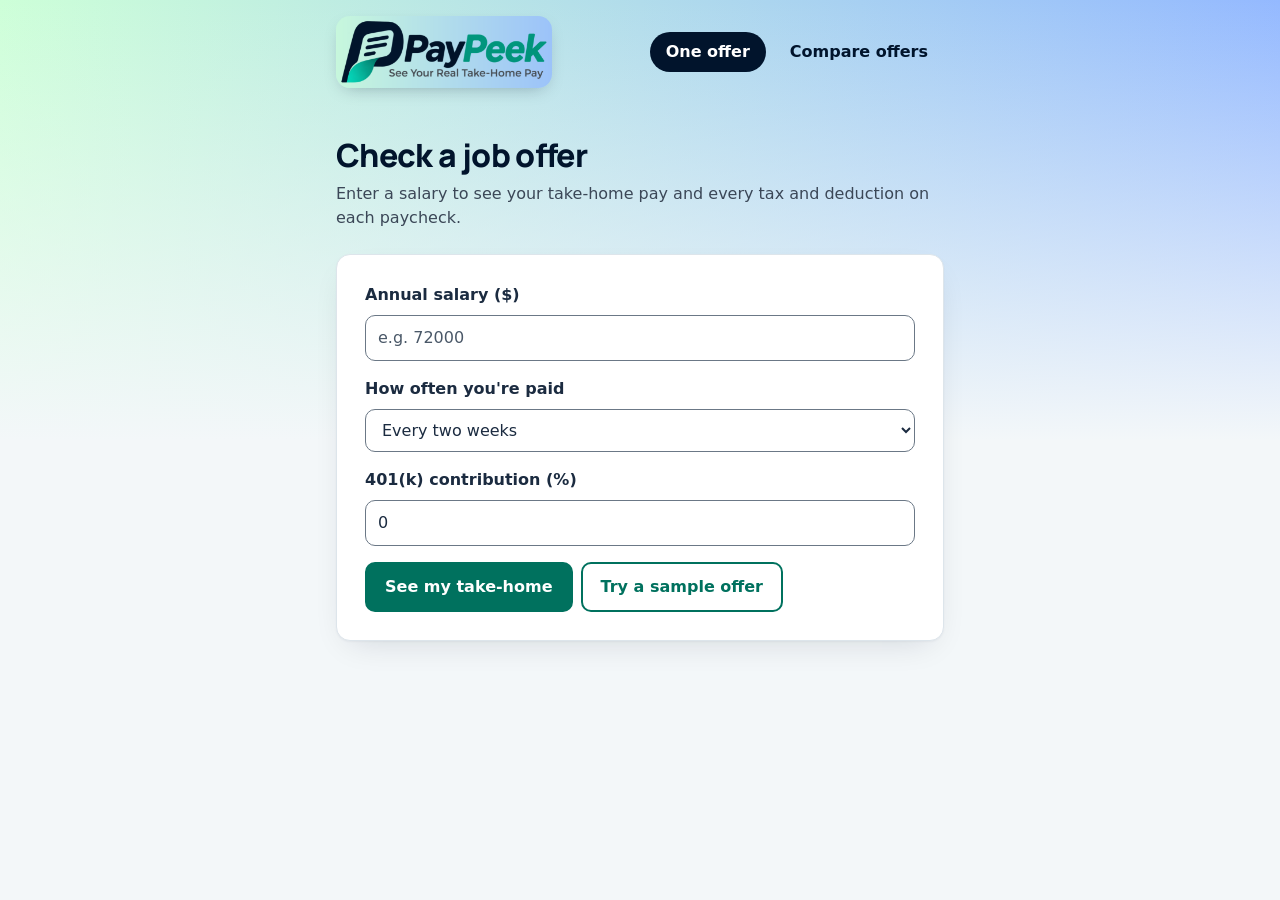
<file: frontend/index.html>
<!doctype html>
<html lang="en">

<head>
    <meta charset="utf-8">
    <meta name="viewport" content="width=device-width, initial-scale=1">
    <title>PayPeek: See your real take-home pay</title>
    <link rel="icon" href="assets/icon.png" type="image/png">
    <meta name="description" content="PayPeek: See your real take-home pay for a job offer.">
    <link rel="preconnect" href="https://fonts.googleapis.com">
    <link rel="preconnect" href="https://fonts.gstatic.com" crossorigin>
    <link rel="stylesheet" href="https://fonts.googleapis.com/css2?family=Manrope:wght@600;700;800&display=swap">
    <link rel="stylesheet" href="style.css">
</head>

<body>
    <header class="site-header">
        <div class="site-header-inner">
            <a class="brand" href="index.html"><img src="assets/logo-header.png" alt="PayPeek: See your real take-home pay" width="216" height="72"></a>
            <p class="site-tagline" aria-hidden="true">See your real take-home pay</p>
            <nav class="site-nav" aria-label="Main">
                <a href="index.html" aria-current="page">One offer</a>
                <a href="compare.html">Compare offers</a>
            </nav>
        </div>
    </header>
    <main>
        <h1>Check a job offer</h1>
        <p class="lede">Enter a salary to see your take-home pay and every tax and deduction on each paycheck.</p>

        <form id="offer-form">
            <label for="salary">Annual salary ($)</label>
            <input id="salary" type="number" min="1" step="1" inputmode="numeric" placeholder="e.g. 72000" required>

            <label for="frequency">How often you're paid</label>
            <select id="frequency">
                <option value="biweekly">Every two weeks</option>
            </select>

            <label for="k401">401(k) contribution (%)</label>
            <input id="k401" type="number" min="0" max="100" step="1" value="0" placeholder="e.g. 5">

            <div class="actions">
                <button type="submit">See my take-home</button>
                <button type="button" id="sample">Try a sample offer</button>
            </div>
        </form>

        <p id="error" role="alert"></p>

        <!-- Short spoken updates; the results section itself isn't live so tables aren't re-read. -->
        <p id="status" class="visually-hidden" role="status"></p>

        <section id="results" aria-labelledby="results-heading" hidden>
            <h2 id="results-heading">Your paycheck</h2>
            <p class="net">Take-home per paycheck: <strong id="net"></strong></p>

            <!-- Shares of gross pay from the API response. The bar is one image for screen readers
                 (its label lists every amount); the legend shows the same amounts as text. -->
            <section class="paybar" aria-labelledby="paybar-heading">
                <h3 id="paybar-heading">Where your paycheck goes</h3>
                <p class="note paybar-gross" id="paybar-gross"></p>
                <div class="paybar-track" id="paybar-track" role="img">
                    <span class="paybar-seg seg-net" id="seg-net"></span>
                    <span class="paybar-seg seg-tax" id="seg-tax"></span>
                    <span class="paybar-seg seg-401k" id="seg-401k"></span>
                </div>
                <ul class="paybar-legend">
                    <li><span class="swatch seg-net" aria-hidden="true"></span><span class="legend-label">Take-home</span> <strong id="leg-net"></strong></li>
                    <li><span class="swatch seg-tax" aria-hidden="true"></span><span class="legend-label">Taxes</span> <strong id="leg-tax"></strong></li>
                    <li id="leg-401k-item"><span class="swatch seg-401k" aria-hidden="true"></span><span class="legend-label">401(k)</span> <strong id="leg-401k"></strong></li>
                </ul>
            </section>

            <section id="whatif" class="whatif" aria-labelledby="whatif-heading" hidden>
                <h3 id="whatif-heading">Try a change</h3>
                <p class="note">Drag a slider or type a number to see how your paycheck would change, without retyping your offer.</p>

                <!-- Each slider and its number box share one visible label and stay in sync. -->
                <div class="slider">
                    <div class="slider-label">
                        <label id="whatif-k401-label" for="whatif-k401-num">401(k) contribution (%)</label>
                        <input id="whatif-k401-num" class="slider-num slider-num-short" type="number" min="0" max="100" step="0.5" inputmode="decimal" required>
                    </div>
                    <input id="whatif-k401" type="range" min="0" max="15" step="1" aria-labelledby="whatif-k401-label" aria-describedby="whatif-hint">
                    <div class="slider-range" aria-hidden="true"><span>0%</span><span id="whatif-k401-max">15%</span></div>
                </div>

                <div class="slider">
                    <div class="slider-label">
                        <label id="whatif-salary-label" for="whatif-salary-num">Annual salary ($)</label>
                        <input id="whatif-salary-num" class="slider-num" type="number" min="1" max="10000000" step="1" inputmode="numeric" required>
                    </div>
                    <input id="whatif-salary" type="range" step="1000" aria-labelledby="whatif-salary-label" aria-describedby="whatif-hint">
                    <div class="slider-range" aria-hidden="true"><span id="whatif-salary-min"></span><span id="whatif-salary-max"></span></div>
                </div>

                <p id="whatif-hint" class="note whatif-hint">Need a value outside this range? Type it in the box.</p>

                <button type="button" id="whatif-reset">Reset</button>
                <p id="whatif-summary" class="summary" role="status"></p>
            </section>

            <table>
                <thead>
                    <tr>
                        <th>Item</th>
                        <th>Per paycheck</th>
                        <th>Per year</th>
                    </tr>
                </thead>
                <tbody id="rows"></tbody>
            </table>
            <ul id="notes" class="notes" aria-label="Notes" hidden></ul>

            <div class="explain">
                <button type="button" id="explain-btn" aria-controls="explain-box">Explain my paycheck</button>
                <p id="explain-status" class="explain-status" role="status"></p>
                <div id="explain-box" class="explain-box" hidden>
                    <p id="explain-source" class="explain-source"></p>
                    <p id="explain-text" class="explain-text"></p>
                </div>
            </div>
            <p class="note">Estimate only, not tax advice. Based on 2026 federal and New Jersey rules.</p>
        </section>
    </main>
    <script src="common.js"></script>
    <script src="app.js"></script>
</body>

</html>
</file>
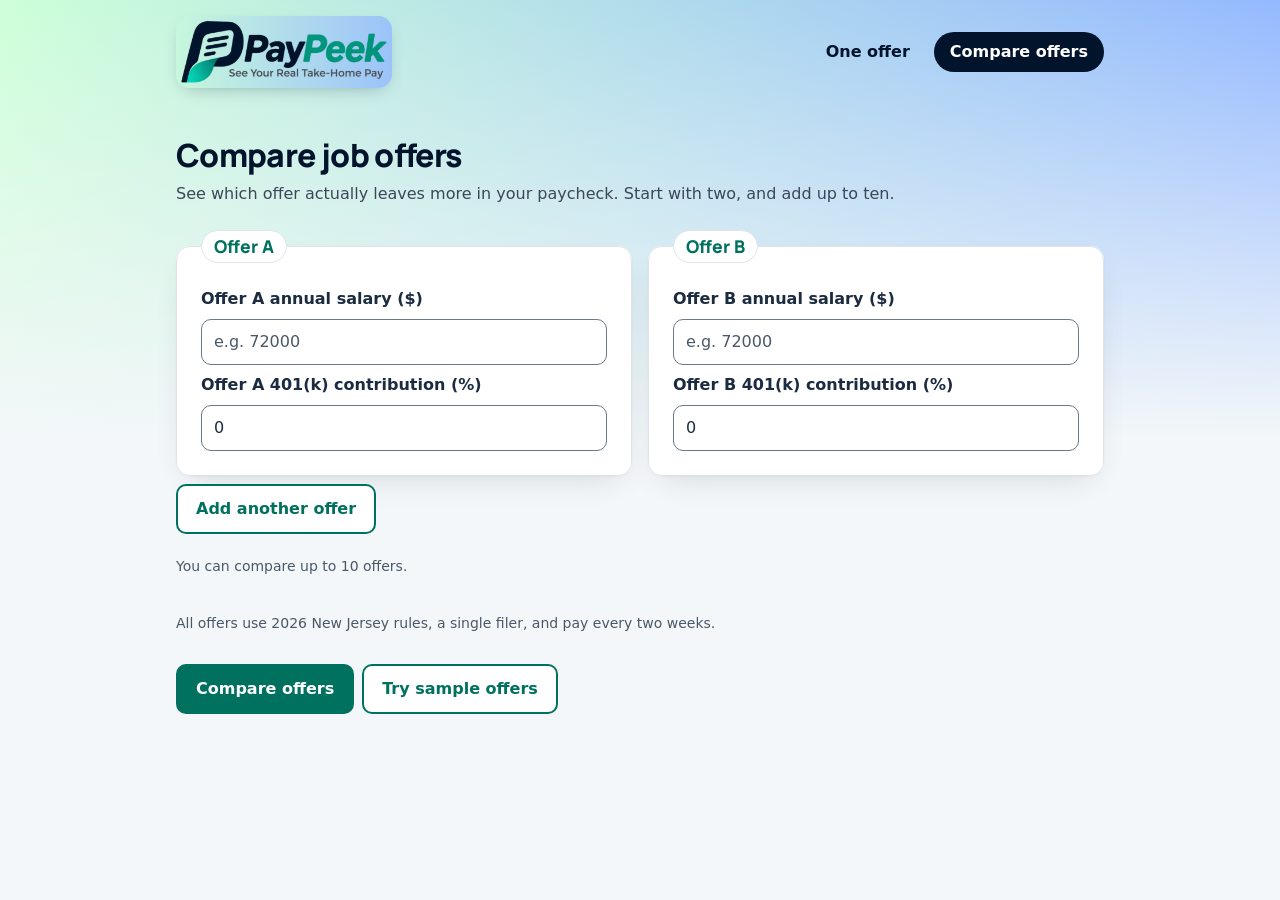
<file: frontend/compare.html>
<!doctype html>
<html lang="en">

<head>
    <meta charset="utf-8">
    <meta name="viewport" content="width=device-width, initial-scale=1">
    <title>Compare offers - PayPeek</title>
    <link rel="icon" href="assets/icon.png" type="image/png">
    <meta name="description" content="PayPeek: See your real take-home pay for a job offer.">
    <link rel="preconnect" href="https://fonts.googleapis.com">
    <link rel="preconnect" href="https://fonts.gstatic.com" crossorigin>
    <link rel="stylesheet" href="https://fonts.googleapis.com/css2?family=Manrope:wght@600;700;800&display=swap">
    <link rel="stylesheet" href="style.css">
</head>

<body class="wide">
    <header class="site-header">
        <div class="site-header-inner">
            <a class="brand" href="index.html"><img src="assets/logo-header.png" alt="PayPeek: See your real take-home pay" width="216" height="72"></a>
            <p class="site-tagline" aria-hidden="true">See your real take-home pay</p>
            <nav class="site-nav" aria-label="Main">
                <a href="index.html">One offer</a>
                <a href="compare.html" aria-current="page">Compare offers</a>
            </nav>
        </div>
    </header>
    <main>
        <h1>Compare job offers</h1>
        <p class="lede">See which offer actually leaves more in your paycheck. Start with two, and add up to ten.</p>

        <form id="compare-form">
            <!-- Offers C to J are added here by compare.js; hidden ones are disabled so they skip validation. -->
            <div class="offers" id="offer-inputs">
                <fieldset>
                    <legend>Offer A</legend>
                    <label for="a-salary">Offer A annual salary ($)</label>
                    <input id="a-salary" type="number" min="1" step="1" inputmode="numeric" placeholder="e.g. 72000" required>

                    <label for="a-k401">Offer A 401(k) contribution (%)</label>
                    <input id="a-k401" type="number" min="0" max="100" step="0.5" value="0" placeholder="e.g. 5" required>
                </fieldset>

                <fieldset>
                    <legend>Offer B</legend>
                    <label for="b-salary">Offer B annual salary ($)</label>
                    <input id="b-salary" type="number" min="1" step="1" inputmode="numeric" placeholder="e.g. 72000" required>

                    <label for="b-k401">Offer B 401(k) contribution (%)</label>
                    <input id="b-k401" type="number" min="0" max="100" step="0.5" value="0" placeholder="e.g. 5" required>
                </fieldset>
            </div>

            <!-- Remembered with the other values (common.js), so the number of offers survives page switches. -->
            <input type="hidden" id="offer-count" value="2">
            <button type="button" id="add-offer" class="add-offer" aria-describedby="offer-limit">Add another offer</button>
            <p id="offer-limit" class="note">You can compare up to 10 offers.</p>
            <p id="offer-status" class="visually-hidden" role="status"></p>

            <p class="note">All offers use 2026 New Jersey rules, a single filer, and pay every two weeks.</p>

            <div class="actions">
                <button type="submit" id="compare-submit">Compare offers</button>
                <button type="button" id="sample">Try sample offers</button>
            </div>
        </form>

        <p id="error" role="alert"></p>

        <!-- Always in the page so screen readers announce changes to it. -->
        <div id="summary" class="summary" role="status" aria-live="polite"></div>

        <section id="results" aria-labelledby="results-heading" hidden>
            <h2 id="results-heading">Side by side</h2>
            <div class="offers" id="offer-results">
                <article class="offer-result" id="a-result" aria-labelledby="a-heading">
                    <h3 id="a-heading">Offer A</h3>
                    <p class="net">Take-home per paycheck: <strong id="a-net"></strong></p>
                    <table>
                        <caption class="visually-hidden">Offer A deductions</caption>
                        <thead>
                            <tr>
                                <th scope="col">Item</th>
                                <th scope="col">Per paycheck</th>
                                <th scope="col">Per year</th>
                            </tr>
                        </thead>
                        <tbody id="a-rows"></tbody>
                    </table>
                    <ul id="a-notes" class="notes" aria-label="Offer A notes" hidden></ul>
                </article>

                <article class="offer-result" id="b-result" aria-labelledby="b-heading">
                    <h3 id="b-heading">Offer B</h3>
                    <p class="net">Take-home per paycheck: <strong id="b-net"></strong></p>
                    <table>
                        <caption class="visually-hidden">Offer B deductions</caption>
                        <thead>
                            <tr>
                                <th scope="col">Item</th>
                                <th scope="col">Per paycheck</th>
                                <th scope="col">Per year</th>
                            </tr>
                        </thead>
                        <tbody id="b-rows"></tbody>
                    </table>
                    <ul id="b-notes" class="notes" aria-label="Offer B notes" hidden></ul>
                </article>
            </div>
            <p class="note">Estimate only, not tax advice. Based on 2026 federal and New Jersey rules.</p>
        </section>

        <!-- 3 to 10 offers: ranked table, then each offer's full breakdown (closed by default). -->
        <section id="ranked" aria-labelledby="ranked-heading" hidden>
            <h2 id="ranked-heading">Offers ranked by take-home pay</h2>
            <!-- Explicit roles keep this a table for screen readers when narrow screens restyle rows as cards. -->
            <table class="ranked-table" role="table">
                <caption class="visually-hidden">Offers from highest to lowest take-home pay per paycheck</caption>
                <thead role="rowgroup">
                    <tr role="row">
                        <th scope="col" role="columnheader">Offer</th>
                        <th scope="col" role="columnheader">Salary</th>
                        <th scope="col" role="columnheader">401(k)</th>
                        <th scope="col" role="columnheader">Take-home per paycheck</th>
                        <th scope="col" role="columnheader">Take-home per year</th>
                        <th scope="col" role="columnheader">Per paycheck vs. best</th>
                    </tr>
                </thead>
                <tbody id="ranked-rows" role="rowgroup"></tbody>
            </table>

            <h3 class="breakdowns-heading">Full breakdown for each offer</h3>
            <div id="breakdowns" class="breakdowns"></div>
            <p class="note">Estimate only, not tax advice. Based on 2026 federal and New Jersey rules.</p>
        </section>
    </main>
    <script src="common.js"></script>
    <script src="compare.js"></script>
</body>

</html>
</file>
<file: frontend/style.css>
/* PayPeek styles. Every text/background pair below meets WCAG AA (most meet AAA). */

/* ---- Palette and spacing ---- */
/* Colors come from the logo (assets/logo.png): navy #01142c, teal #01957c, leaf #05cdb2.
   The logo teal is only 3.8:1 on white, so text and button fills use a darker teal. */
:root {
    --bg: #f3f7f9;
    --surface: #ffffff;
    --navy: #01142c;            /* headings; 17.1:1 on --bg */
    --text: #1b2b40;            /* body text; 13.3:1 on --bg */
    --muted: #4a5868;           /* 6.8:1 on --bg, 6.2:1 on --chip */
    --brand: #00715e;           /* teal for text/buttons; 5.5:1 on --bg, white on it 6.0:1 */
    --brand-strong: #005a4b;    /* hover; white on it 8.2:1 */
    --brand-soft: #e1f5f0;      /* --brand on it 5.3:1 */
    --accent: #01957c;          /* logo teal: borders and accents only, never text */
    --on-navy-accent: #7fe6cf;  /* 12.4:1 on --navy */
    --chip: #e8eef2;
    --line: #d3dce3;
    --input-line: #6b7886;      /* 4.5:1 on white, for form control borders */
    --focus: #1d5fd1;           /* 5.4:1 on --bg */
    --error: #b00020;           /* 6.8:1 on --bg */

    --space-1: 4px;
    --space-2: 8px;
    --space-3: 12px;
    --space-4: 16px;
    --space-5: 24px;
    --space-6: 32px;
    --radius: 14px;
    --radius-sm: 10px;          /* inputs and buttons */
    --shadow: 0 1px 2px rgba(1, 20, 44, 0.04), 0 12px 32px -14px rgba(1, 20, 44, 0.16);   /* soft card shadow */
    --muted-strong: #3b4757;    /* muted text that sits on the gradient: 4.8:1 on its darkest point */
    --mint: #cdffd8;            /* logo background, left */
    --periwinkle: #94b9ff;      /* logo background, right */
    --font-display: "Manrope", system-ui, -apple-system, "Segoe UI", Roboto, sans-serif;
    --page: 640px;
}

body.wide {
    --page: 960px;
}

/* ---- Base ---- */
* {
    box-sizing: border-box;
}

/* `hidden` always hides, even on elements given a display (e.g. fieldset is a grid). */
[hidden] {
    display: none !important;
}

body {
    margin: 0;
    font-family: system-ui, -apple-system, "Segoe UI", Roboto, sans-serif;
    line-height: 1.5;
    background: var(--bg);
    color: var(--text);
}

main {
    max-width: var(--page);
    margin: 0 auto;
    padding: var(--space-6) var(--space-4) var(--space-6);
}

h1,
h2,
h3,
legend {
    color: var(--navy);
}

h1 {
    margin: 0 0 var(--space-2);
    font-size: 1.75rem;
    line-height: 1.2;
}

h2 {
    margin: var(--space-6) 0 var(--space-4);
    font-size: 1.35rem;
}

h3 {
    font-size: 1.1rem;
}

.lede {
    margin: 0 0 var(--space-5);
    color: var(--muted);
}

a {
    color: var(--brand);
    text-underline-offset: 3px;
}

a:hover {
    color: var(--brand-strong);
}

:focus-visible {
    outline: 3px solid var(--focus);
    outline-offset: 2px;
}

.visually-hidden {
    position: absolute;
    width: 1px;
    height: 1px;
    margin: -1px;
    padding: 0;
    overflow: hidden;
    clip: rect(0 0 0 0);
    white-space: nowrap;
    border: 0;
}

/* ---- Header ---- */
/* White bar with the logo (which carries the tagline) and nav; wraps to two rows on phones. */
.site-header {
    background: var(--surface);
    border-bottom: 3px solid var(--accent);
}

.site-header-inner {
    display: flex;
    flex-wrap: wrap;
    align-items: center;
    justify-content: space-between;
    gap: var(--space-3) var(--space-4);
    max-width: var(--page);
    margin: 0 auto;
    padding: var(--space-3) var(--space-4);
}

.brand {
    display: block;
    line-height: 0;
    border-radius: var(--radius);
}

.brand img {
    display: block;
    width: auto;
    height: 72px;
    border-radius: var(--radius);
}

/* The logo already shows the tagline; it's only repeated as text on small screens,
   where the logo's own tagline is too small to read. Hidden from screen readers
   because the logo's alt text already says it. */
.site-tagline {
    display: none;
    margin: 0;
    color: var(--muted);
    font-weight: 600;
}

.site-nav {
    display: flex;
    gap: var(--space-2);
}

.site-nav a {
    padding: var(--space-2) var(--space-4);
    border-radius: 999px;
    color: var(--navy);
    font-weight: 600;
    text-decoration: none;
}

.site-nav a:hover {
    color: var(--navy);
    background: var(--chip);
    text-decoration: underline;
}

.site-nav a[aria-current="page"] {
    background: var(--navy);
    color: #fff;
}

/* ---- Forms ---- */
form {
    display: grid;
    gap: var(--space-2);
    margin: 0 0 var(--space-4);
}

#offer-form,
fieldset {
    padding: var(--space-5);
    box-shadow: var(--shadow);
    border: 1px solid var(--line);
    border-radius: var(--radius);
    background: var(--surface);
}

label {
    font-weight: 600;
}

input,
select,
button {
    font: inherit;
    font-size: 1rem;
    padding: 10px 12px;
    border-radius: 6px;
}

input,
select {
    width: 100%;
    border: 1px solid var(--input-line);
    background: var(--surface);
    color: var(--text);
}

/* No spinner arrows on number boxes: people type salaries, and the arrows are tiny targets.
   Arrow keys still step the value. */
input[type="number"] {
    -moz-appearance: textfield;
    appearance: textfield;
}

input[type="number"]::-webkit-inner-spin-button,
input[type="number"]::-webkit-outer-spin-button {
    -webkit-appearance: none;
    margin: 0;
}

/* Example values like "e.g. 72000"; --muted is 7.3:1 on white (browser default grey is borderline). */
::placeholder {
    color: var(--muted);
    opacity: 1;
}

#offer-form label:not(:first-child) {
    margin-top: var(--space-2);
}

.actions {
    display: flex;
    flex-wrap: wrap;
    gap: var(--space-2);
    margin-top: var(--space-2);
}

/* Secondary buttons by default; the form's submit button is the primary one. */
button {
    cursor: pointer;
    border: 2px solid var(--brand);
    background: var(--surface);
    color: var(--brand);
    font-weight: 600;
}

button:hover {
    background: var(--brand-soft);
}

button[type="submit"] {
    background: var(--brand);
    color: #fff;
}

button[type="submit"]:hover {
    background: var(--brand-strong);
    border-color: var(--brand-strong);
}

button:disabled {
    cursor: wait;
    opacity: 0.65;
}

#error {
    color: var(--error);
    font-weight: 600;
}

#error:empty {
    display: none;
}

/* ---- Results ---- */
/* Take-home: navy panel, label above a large white number (18.5:1). */
.net {
    margin: 0 0 var(--space-5);
    padding: var(--space-4) var(--space-5);
    border-left: 6px solid var(--on-navy-accent);
    border-radius: var(--radius);
    background: var(--navy);
    color: var(--on-navy-accent);
    font-weight: 600;
}

.net strong {
    display: block;
    margin-top: var(--space-1);
    color: #fff;
    font-size: 2.5rem;
    font-weight: 800;
    line-height: 1.15;
    letter-spacing: -0.01em;
    font-variant-numeric: tabular-nums;
}

table {
    width: 100%;
    box-shadow: var(--shadow);
    border-collapse: separate;
    border-spacing: 0;
    border: 1px solid var(--line);
    border-radius: var(--radius);
    background: var(--surface);
    overflow: hidden;
    font-variant-numeric: tabular-nums;
}

th,
td {
    padding: var(--space-2) var(--space-3);
    text-align: left;
    border-bottom: 1px solid var(--line);
}

th {
    background: var(--chip);
    font-size: 0.9rem;
}

tbody tr:last-child td {
    border-bottom: 0;
}

/* Money columns line up on the right; amounts never break across lines. */
th:not(:first-child),
td:not(:first-child) {
    text-align: right;
}

td:not(:first-child) {
    white-space: nowrap;
}

.note {
    font-size: 0.875rem;
    color: var(--muted);
}

.notes {
    margin: var(--space-3) 0;
    padding-left: var(--space-5);
    font-size: 0.9rem;
    color: var(--muted);
}

/* Plain-language highlight (compare summary, what-if sentence). */
.summary {
    margin: var(--space-4) 0;
    padding: var(--space-3) var(--space-4);
    border-left: 6px solid var(--brand);
    border-radius: var(--radius);
    background: var(--brand-soft);
    color: var(--text);
    font-size: 1.1rem;
    line-height: 1.5;
}

.summary:empty {
    display: none;
}

/* ---- Compare page ---- */
.offers {
    display: grid;
    grid-template-columns: 1fr 1fr;
    gap: var(--space-4);
}

fieldset {
    display: grid;
    gap: var(--space-2);
    align-content: start;   /* don't stretch rows when a neighbour card is taller */
    min-width: 0;
    margin: 0;
}

legend {
    padding: 0 var(--space-1);
    font-size: 1.1rem;
    font-weight: 800;
    color: var(--brand);
}

.offer-result {
    box-shadow: var(--shadow);
    min-width: 0;
    padding: var(--space-4);
    border: 1px solid var(--line);
    border-radius: var(--radius);
    background: var(--surface);
}

.offer-result h3 {
    margin: 0 0 var(--space-3);
}

.offer-result .net {
    padding: var(--space-3) var(--space-4);
}

.offer-result .net strong {
    font-size: 2rem;
}

/* Add/remove offers (compare page). Buttons keep their own width inside the grid form. */
.add-offer,
.remove-offer {
    justify-self: start;
}

.remove-offer {
    margin-top: var(--space-2);
}

.add-offer:disabled {
    cursor: not-allowed;
}

/* ---- Ranked table for 3 to 10 offers (compare page) ---- */
.ranked-table tbody th {
    background: none;
    font-size: 1rem;
    white-space: nowrap;
}

/* Last row has no bottom line, including its row header. */
.ranked-table tbody tr:last-child > * {
    border-bottom: 0;
}

.ranked-table .num-strong {
    font-weight: 800;
    color: var(--navy);
}

/* Best offer row: soft teal background (text 12.2:1, "Best" 5.3:1). */
.ranked-table tr.is-best > * {
    background: var(--brand-soft);
}

.ranked-table .best-label {
    font-weight: 800;
    color: var(--brand);
}

.ranked-table td.failed {
    text-align: left;
    white-space: normal;
    color: var(--error);
    font-weight: 600;
}

.breakdowns-heading {
    margin: var(--space-5) 0 var(--space-2);
}

.breakdown {
    box-shadow: var(--shadow);
    margin-bottom: var(--space-2);
    border: 1px solid var(--line);
    border-radius: var(--radius);
    background: var(--surface);
}

.breakdown > summary {
    padding: var(--space-3) var(--space-4);
    cursor: pointer;
    font-weight: 700;
    color: var(--navy);
}

.breakdown[open] > summary {
    border-bottom: 1px solid var(--line);
}

.breakdown-body {
    padding: var(--space-3) var(--space-4) var(--space-2);
}

/* Narrow screens: each ranked row becomes a small card, with the column name
   beside each value, so there's no sideways scrolling. */
@media (max-width: 700px) {
    .ranked-table thead {
        position: absolute;
        width: 1px;
        height: 1px;
        overflow: hidden;
        clip: rect(0 0 0 0);
        white-space: nowrap;
    }

    .ranked-table,
    .ranked-table tbody,
    .ranked-table tr,
    .ranked-table th,
    .ranked-table td {
        display: block;
    }

    .ranked-table tr {
        border-bottom: 1px solid var(--line);
    }

    .ranked-table tbody tr:last-child {
        border-bottom: 0;
    }

    .ranked-table tbody th {
        padding: var(--space-3) var(--space-3) var(--space-1);
        border-bottom: 0;
        font-size: 1.05rem;
    }

    .ranked-table td,
    .ranked-table td:not(:first-child) {
        display: flex;
        justify-content: space-between;
        gap: var(--space-3);
        padding: 2px var(--space-3);
        border-bottom: 0;
        text-align: right;
    }

    .ranked-table td:last-child {
        padding-bottom: var(--space-3);
    }

    .ranked-table td::before {
        content: attr(data-label);
        color: var(--muted);
        text-align: left;
    }

    .ranked-table td.failed {
        display: block;
        text-align: left;
    }

    .ranked-table td.failed::before {
        content: none;
    }
}

/* ---- Where your paycheck goes (index.html) ---- */
/* Segment colors vs the white card: navy 18.5:1, slate 4.5:1, logo teal 3.8:1 (all above the 3:1
   needed for graphics). White gaps keep neighbouring segments apart, and the legend labels every
   segment in text, so color is never the only cue. */
.paybar {
    margin: 0 0 var(--space-5);
    padding: var(--space-4) var(--space-5);
    border: 1px solid var(--line);
    border-radius: var(--radius);
    background: var(--surface);
    box-shadow: var(--shadow);
}

.paybar h3 {
    margin: 0;
}

.paybar-gross {
    margin: var(--space-1) 0 var(--space-3);
}

.paybar-track {
    display: flex;
    gap: 2px;
    height: 28px;
    overflow: hidden;
    border-radius: 6px;
    background: var(--surface);
}

.paybar-seg {
    min-width: 4px;          /* a tiny share stays visible */
}

.seg-net {
    background: var(--navy);
}

.seg-tax {
    background: var(--input-line);
}

.seg-401k {
    background: var(--accent);
}

.paybar-legend {
    display: flex;
    flex-wrap: wrap;
    gap: var(--space-2) var(--space-5);
    margin: var(--space-3) 0 0;
    padding: 0;
    list-style: none;
}

.paybar-legend li {
    display: flex;
    align-items: center;
    gap: var(--space-2);
    font-variant-numeric: tabular-nums;
}

.paybar-legend strong {
    color: var(--navy);
}

.swatch {
    flex: none;
    width: 14px;
    height: 14px;
    border-radius: 3px;
}

/* ---- What-if sliders (index.html) ---- */
.whatif {
    box-shadow: var(--shadow);
    margin: var(--space-4) 0 var(--space-5);
    padding: var(--space-5);
    border: 1px solid var(--line);
    border-radius: var(--radius);
    background: var(--surface);
}

.whatif h3 {
    margin: 0 0 var(--space-1);
}

.whatif .note {
    margin-top: 0;
}

.slider {
    margin: var(--space-4) 0;
}

.slider-label {
    display: flex;
    flex-wrap: wrap;
    align-items: center;
    justify-content: space-between;
    gap: var(--space-2) var(--space-3);
}

/* Number box beside each slider, for typing an exact value. */
.slider-num {
    width: 8.5rem;
    padding: 6px 10px;
    text-align: right;
    font-weight: 700;
    color: var(--brand);
    font-variant-numeric: tabular-nums;
}

.slider-num-short {
    width: 5.5rem;
}

.slider-num:invalid {
    border-color: var(--error);
    border-width: 2px;
}

input[type="range"] {
    height: 32px;
    margin: var(--space-1) 0 0;
    padding: 0;
    border: 0;
    background: transparent;
    accent-color: var(--brand);
}

.slider-range {
    display: flex;
    justify-content: space-between;
    font-size: 0.85rem;
    color: var(--muted);
}

/* ---- Explain my paycheck (index.html) ---- */
.explain {
    margin: var(--space-5) 0 var(--space-4);
}

.explain-status {
    color: var(--muted);
}

.explain-status:empty {
    display: none;
}

.explain-box {
    box-shadow: var(--shadow);
    margin-top: var(--space-3);
    padding: var(--space-4);
    border: 1px solid var(--line);
    border-radius: var(--radius);
    background: var(--surface);
}

.explain-source {
    display: inline-block;
    margin: 0 0 var(--space-2);
    padding: 2px var(--space-2);
    border-radius: 4px;
    background: var(--chip);
    color: var(--text);
    font-size: 0.85rem;
    font-weight: 700;
}

.explain-text {
    margin: 0;
    line-height: 1.6;
    white-space: pre-line;
}

/* ---- Narrow screens ---- */
/* Two money tables side by side need room; stack them below this width. */
@media (max-width: 860px) {
    .offers {
        grid-template-columns: 1fr;
    }
}

@media (max-width: 480px) {
    .paybar-legend {
        flex-direction: column;
    }

    .brand img {
        height: 60px;
    }

    .site-tagline {
        display: block;
        flex-basis: 100%;
        margin-top: calc(-1 * var(--space-2));
    }

    .site-nav a {
        padding: var(--space-2) var(--space-3);
    }

    .net strong {
        font-size: 2.1rem;
    }

    th,
    td {
        padding: var(--space-2);
    }
}

/* Very small phones (e.g. 320px): tighten tables so amounts still fit. */
@media (max-width: 380px) {
    main {
        padding-left: var(--space-3);
        padding-right: var(--space-3);
    }

    .offer-result,
    .whatif,
    #offer-form,
    fieldset {
        padding: var(--space-3);
    }

    table {
        font-size: 0.875rem;
    }

    th,
    td {
        padding: var(--space-2) 6px;
    }
}

.whatif-hint {
    margin: 0 0 var(--space-3);
}

/* ==== Look and feel ==== */
/* Presentation only. Gradient colors are sampled from assets/logo.png. Text that can sit on the
   gradient was checked against its darkest point (#94b9ff): navy 9.4:1, body text 7.3:1,
   --muted-strong 4.8:1. Regular --muted (3.7:1 there) and teal text are kept off the gradient. */

/* Mint-to-periwinkle backdrop behind the header and top of the page, fading into --bg. */
body {
    background-color: var(--bg);
    background-image:
        linear-gradient(to bottom, rgba(243, 247, 249, 0) 0, var(--bg) 440px),
        linear-gradient(90deg, var(--mint), #b1dceb 50%, var(--periwinkle));
    background-size: 100% 440px;
    background-repeat: no-repeat;
}

/* Headings and numbers in Manrope (system fonts if it doesn't load). */
h1,
h2,
h3,
legend,
.net strong,
.paybar-legend strong,
.ranked-table .num-strong,
.slider-num,
td:not(:first-child) {
    font-family: var(--font-display);
}

h1 {
    font-size: 2rem;
    font-weight: 800;
    letter-spacing: -0.02em;
}

h2 {
    margin-top: 40px;
    font-weight: 800;
    letter-spacing: -0.01em;
}

h3 {
    font-weight: 700;
}

.lede,
.site-tagline {
    color: var(--muted-strong);
}

main {
    padding-top: 40px;
}

/* Header sits on the gradient. */
.site-header {
    background: transparent;
    border-bottom: 0;
}

.site-header-inner {
    padding-top: var(--space-4);
    padding-bottom: var(--space-2);
}

.brand img {
    box-shadow: 0 6px 18px -8px rgba(1, 20, 44, 0.35);
}

.site-nav a {
    transition: background-color 0.15s ease;
}

.site-nav a:hover {
    background: rgba(255, 255, 255, 0.7);
}

.site-nav a[aria-current="page"]:hover {
    background: var(--navy);
    color: #fff;
}

/* Blue focus ring is too faint on the periwinkle end (2.9:1); navy is 9.4:1. */
.site-header :focus-visible {
    outline-color: var(--navy);
}

/* Cards: rounder, softer edge. */
#offer-form,
fieldset,
.whatif,
.paybar,
.offer-result,
.explain-box,
.breakdown,
table {
    border-color: #dde5eb;
}

#offer-form,
.whatif,
.paybar {
    padding: 28px;
}

/* Legends straddle the card edge (half on the gradient), so give them their own white pill. */
legend {
    padding: 2px var(--space-3);
    border: 1px solid #dde5eb;
    border-radius: 999px;
    background: var(--surface);
}

/* Inputs and buttons */
input,
select,
button {
    border-radius: var(--radius-sm);
}

input:not([type="range"]):hover,
select:hover {
    border-color: var(--navy);
}

button {
    padding: 11px 18px;
    transition: background-color 0.15s ease, border-color 0.15s ease, box-shadow 0.15s ease, transform 0.15s ease;
}

button:hover:not(:disabled) {
    transform: translateY(-1px);
    box-shadow: 0 6px 14px -8px rgba(0, 90, 75, 0.55);
}

button:active:not(:disabled) {
    transform: none;
    box-shadow: none;
}

/* Focus: the ring plus a soft halo so it reads clearly on any background. */
:focus-visible {
    outline-offset: 3px;
    border-radius: var(--radius-sm);
}

input:focus-visible,
select:focus-visible,
button:focus-visible {
    box-shadow: 0 0 0 6px rgba(29, 95, 209, 0.15);
}

/* Hero take-home card: navy gradient with a faint leaf-teal glow (white number 13:1 or more
   everywhere on it, mint label 8.8:1 or more). */
.net {
    padding: var(--space-5) 28px;
    border-left: 0;
    border-radius: 18px;
    background:
        radial-gradient(circle at 100% 0%, rgba(5, 205, 178, 0.22), transparent 55%),
        linear-gradient(135deg, var(--navy) 0%, #072340 55%, #0e3157 100%);
    box-shadow: 0 20px 40px -22px rgba(1, 20, 44, 0.6);
    letter-spacing: 0.01em;
}

.net strong {
    margin-top: var(--space-2);
    font-size: 3rem;
    font-weight: 800;
    letter-spacing: -0.02em;
    line-height: 1.05;
}

.offer-result .net {
    padding: var(--space-4) var(--space-5);
}

.offer-result .net strong {
    font-size: 2.25rem;
}

/* Range sliders: slim track (4.5:1 on white) and a round teal thumb (6.0:1). */
input[type="range"] {
    -webkit-appearance: none;
    appearance: none;
    height: 32px;
    background: transparent;
    cursor: pointer;
}

input[type="range"]::-webkit-slider-runnable-track {
    height: 6px;
    border-radius: 999px;
    background: var(--input-line);
}

input[type="range"]::-webkit-slider-thumb {
    -webkit-appearance: none;
    width: 24px;
    height: 24px;
    margin-top: -9px;
    border: 3px solid #fff;
    border-radius: 50%;
    background: var(--brand);
    box-shadow: 0 0 0 1px var(--brand), 0 3px 8px rgba(1, 20, 44, 0.3);
    transition: transform 0.15s ease;
}

input[type="range"]:hover::-webkit-slider-thumb {
    transform: scale(1.1);
}

input[type="range"]::-moz-range-track {
    height: 6px;
    border-radius: 999px;
    background: var(--input-line);
}

input[type="range"]::-moz-range-progress {
    height: 6px;
    border-radius: 999px;
    background: var(--brand);
}

input[type="range"]::-moz-range-thumb {
    width: 18px;
    height: 18px;
    border: 3px solid #fff;
    border-radius: 50%;
    background: var(--brand);
    box-shadow: 0 0 0 1px var(--brand), 0 3px 8px rgba(1, 20, 44, 0.3);
}

/* Paycheck bar: rounder track; segments ease to their new size when values change. */
.paybar-track {
    height: 30px;
    border-radius: var(--radius-sm);
}

.paybar-seg {
    transition: width 0.25s ease;
}

.breakdown > summary {
    border-radius: var(--radius);
    transition: background-color 0.15s ease;
}

.breakdown > summary:hover {
    background: var(--bg);
}

/* Results fade and slide in when they appear. */
@keyframes rise-in {
    from {
        opacity: 0;
        transform: translateY(10px);
    }

    to {
        opacity: 1;
        transform: none;
    }
}

#results:not([hidden]),
#ranked:not([hidden]),
.explain-box:not([hidden]) {
    animation: rise-in 0.4s ease-out both;
}

/* Narrow screens */
@media (max-width: 480px) {
    h1 {
        font-size: 1.75rem;
    }

    #offer-form,
    .whatif,
    .paybar {
        padding: var(--space-5);
    }

    .net {
        padding: var(--space-5);
    }

    .net strong {
        font-size: 2.5rem;
    }

    .offer-result .net strong {
        font-size: 2.1rem;
    }
}

@media (max-width: 380px) {
    #offer-form,
    .whatif,
    .paybar,
    .net {
        padding: var(--space-4);
    }

    .net strong {
        font-size: 2.2rem;
    }
}

/* No motion for people who ask for less. */
@media (prefers-reduced-motion: reduce) {
    *,
    *::before,
    *::after {
        animation: none !important;
        transition: none !important;
    }

    button:hover:not(:disabled),
    input[type="range"]:hover::-webkit-slider-thumb {
        transform: none;
    }
}
</file>
